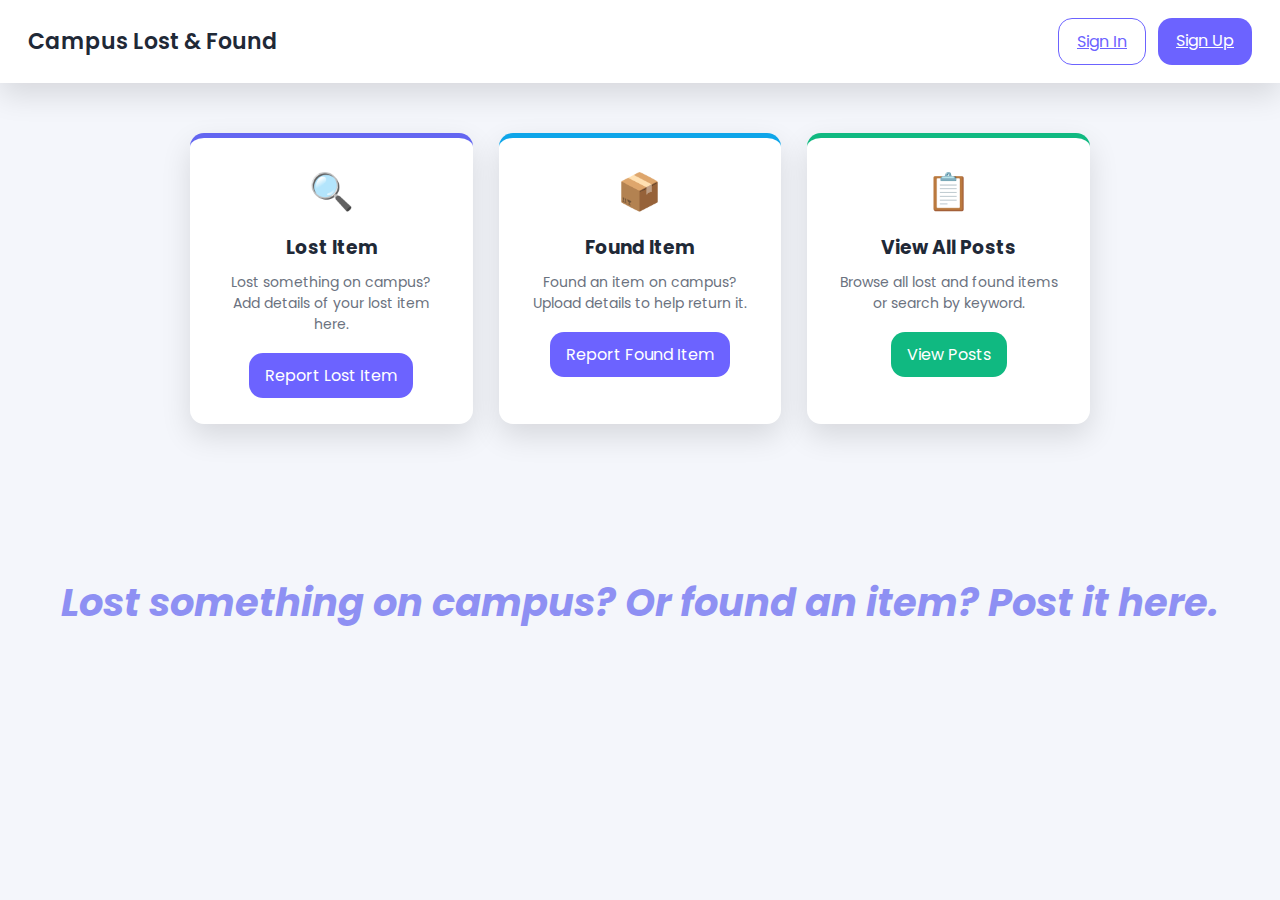
<file: lost-found/index.html>
<!DOCTYPE html>
<html lang="en">
<head>
  <meta charset="UTF-8" />
  <meta name="viewport" content="width=device-width, initial-scale=1.0" />
  <title>Campus Lost & Found</title>

  <link href="https://fonts.googleapis.com/css2?family=Poppins:wght@300;400;500;600&display=swap" rel="stylesheet">

  <link rel="stylesheet" href="style.css">
</head>
<body>

  <header class="auth-header">
    <h1 class="app-title">Campus Lost & Found</h1>

    <div class="auth-buttons">
  <a href="signin.html" class="btn-outline">Sign In</a>
  <a href="signup.html" class="btn-primary">Sign Up</a>
</div>
  </header>

  <main class="home-container">

    <div class="card-grid">

      <div class="home-card lost-card">
        <div class="card-icon">🔍</div>
        <h3>Lost Item</h3>
        <p>
          Lost something on campus?  
          Add details of your lost item here.
        </p>
        <a href="lost.html" class="card-btn">Report Lost Item</a>
      </div>

      <div class="home-card found-card">
        <div class="card-icon">📦</div>
        <h3>Found Item</h3>
        <p>
          Found an item on campus?  
          Upload details to help return it.
        </p>
        <a href="found.html" class="card-btn">Report Found Item</a>
      </div>

      <div class="home-card view-card">
        <div class="card-icon">📋</div>
        <h3>View All Posts</h3>
        <p>
          Browse all lost and found items  
          or search by keyword.
        </p>
        <a href="all-posts.html" class="card-btn primary">
          View Posts
        </a>
      </div>
     </div>
  </main>
  <div class="heading"><h1><em>Lost something on campus? Or found an item? Post it here.</em></h1></div>

</body>
</html>
</file>
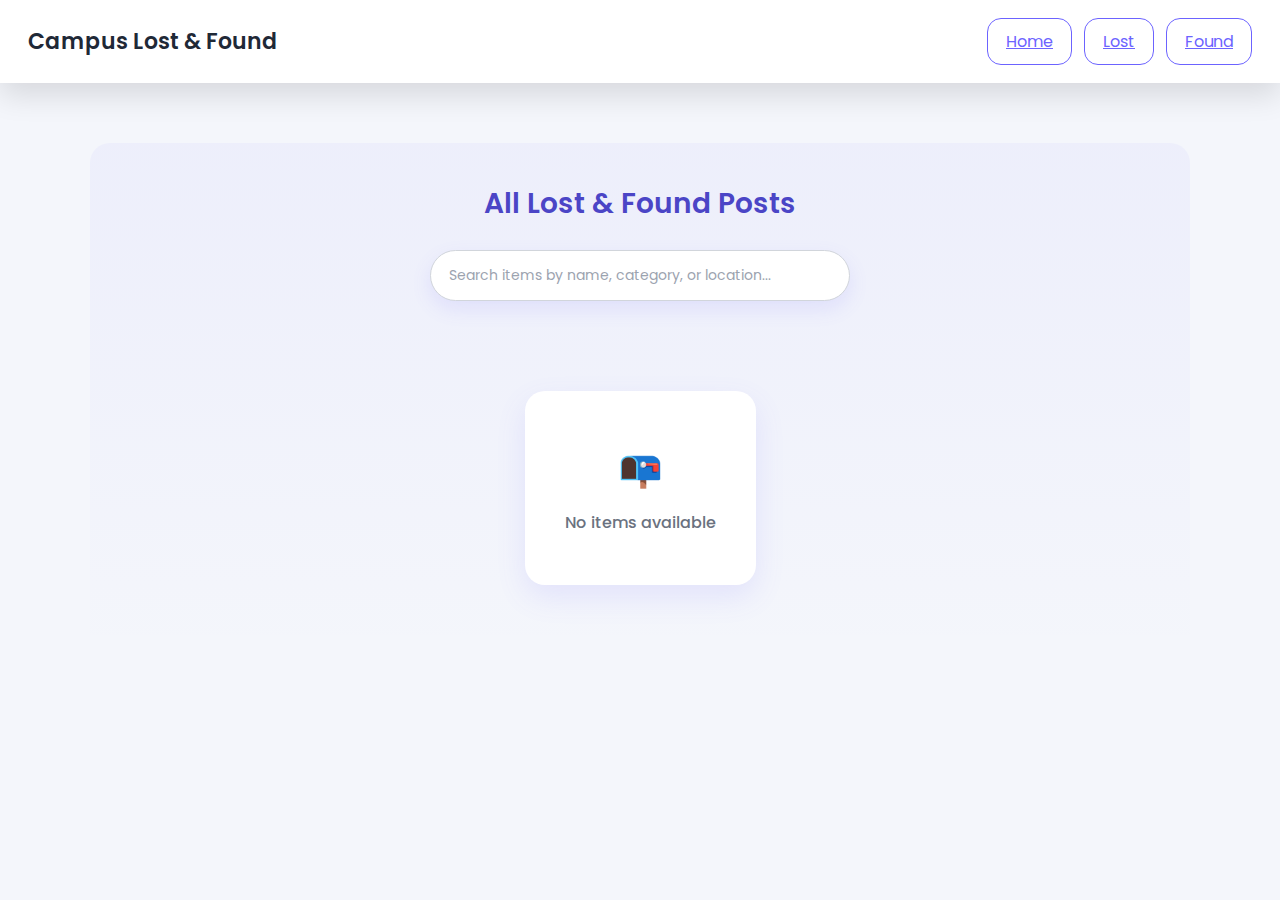
<file: lost-found/all-posts.html>
<!DOCTYPE html>
<html lang="en">
<head>
  <meta charset="UTF-8" />
  <meta name="viewport" content="width=device-width, initial-scale=1.0" />
  <title>All Posts | Campus Lost & Found</title>


  <link
    href="https://fonts.googleapis.com/css2?family=Poppins:wght@300;400;500;600&display=swap"
    rel="stylesheet"
  />


  <link rel="stylesheet" href="style.css" />
</head>
<body>


  <header class="auth-header">
    <h1 class="app-title">Campus Lost & Found</h1>

    <div class="auth-buttons">
      <a href="index.html" class="btn-outline">Home</a>
      <a href="lost.html" class="btn-outline">Lost</a>
      <a href="found.html" class="btn-outline">Found</a>
    </div>
  </header>

  <main class="posts-page">

    <h2 class="page-title">All Lost & Found Posts</h2>


    <input
      type="text"
      class="search-input"
      placeholder="Search items by name, category, or location..."
    />


    <div class="empty-state">
      <p>No items available</p>
    </div>


    <div class="posts-grid">
 
    </div>

  </main>
  <script src="script.js"></script>

</body>
</html>
</file>
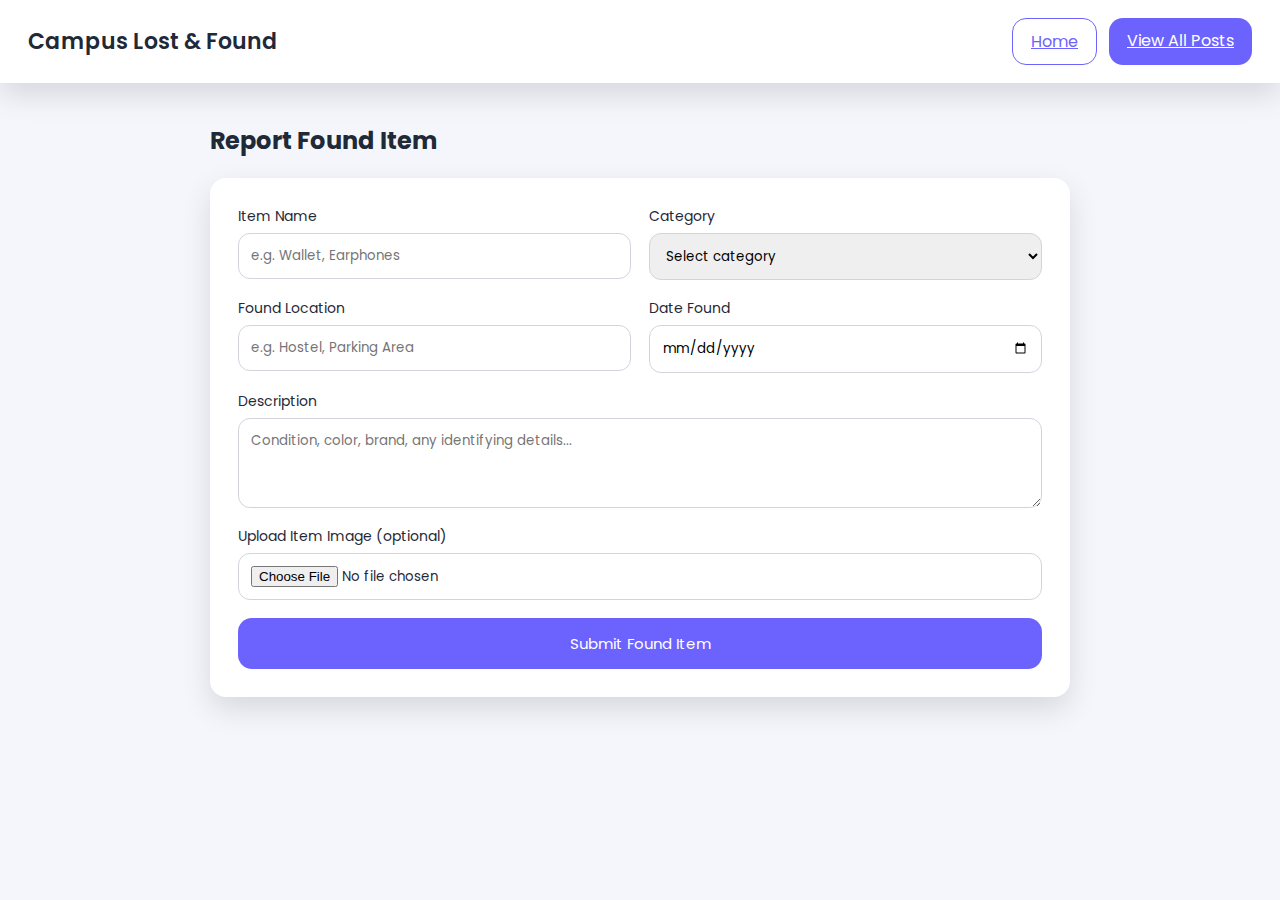
<file: lost-found/found.html>
<!DOCTYPE html>
<html lang="en">
<head>
  <meta charset="UTF-8" />
  <meta name="viewport" content="width=device-width, initial-scale=1.0" />
  <title>Add Found Item | Campus Lost & Found</title>


  <link href="https://fonts.googleapis.com/css2?family=Poppins:wght@300;400;500;600&display=swap" rel="stylesheet">


  <link rel="stylesheet" href="style.css">
</head>
<body>

  <header class="auth-header">
    <h1 class="app-title">Campus Lost & Found</h1>

    <div class="auth-buttons">
      <a href="index.html" class="btn-outline">Home</a>
      <a href="all-posts.html" class="btn-primary">View All Posts</a>
    </div>
  </header>

  
  <main class="form-page">

    <h2 class="page-title">Report Found Item</h2>

    <form class="item-form">

      <div class="form-group">
        <label>Item Name</label>
        <input type="text" id="itemName" placeholder="e.g. Wallet, Earphones" />
      </div>

      <div class="form-group">
        <label>Category</label>
        <select id="category">
          <option value="">Select category</option>
          <option>ID Card</option>
          <option>Electronics</option>
          <option>Books</option>
          <option>Keys</option>
          <option>Others</option>
        </select>
      </div>

      <div class="form-group">
        <label>Found Location</label>
        <input type="text" id="location" placeholder="e.g. Hostel, Parking Area" />
      </div>

      <div class="form-group">
        <label>Date Found</label>
        <input type="date" id="date"/>
      </div>

      <div class="form-group full">
        <label>Description</label>
        <textarea id="description" placeholder="Condition, color, brand, any identifying details..."></textarea>
      </div>

      <div class="form-group full">
        <label>Upload Item Image (optional)</label>
        <input type="file" id="image" accept="image/*" />
      </div>

      <button type="submit" class="btn-primary full-width">
        Submit Found Item
      </button>

    </form>

  </main>
  <script src="script.js"></script>

</body>
</html>
</file>
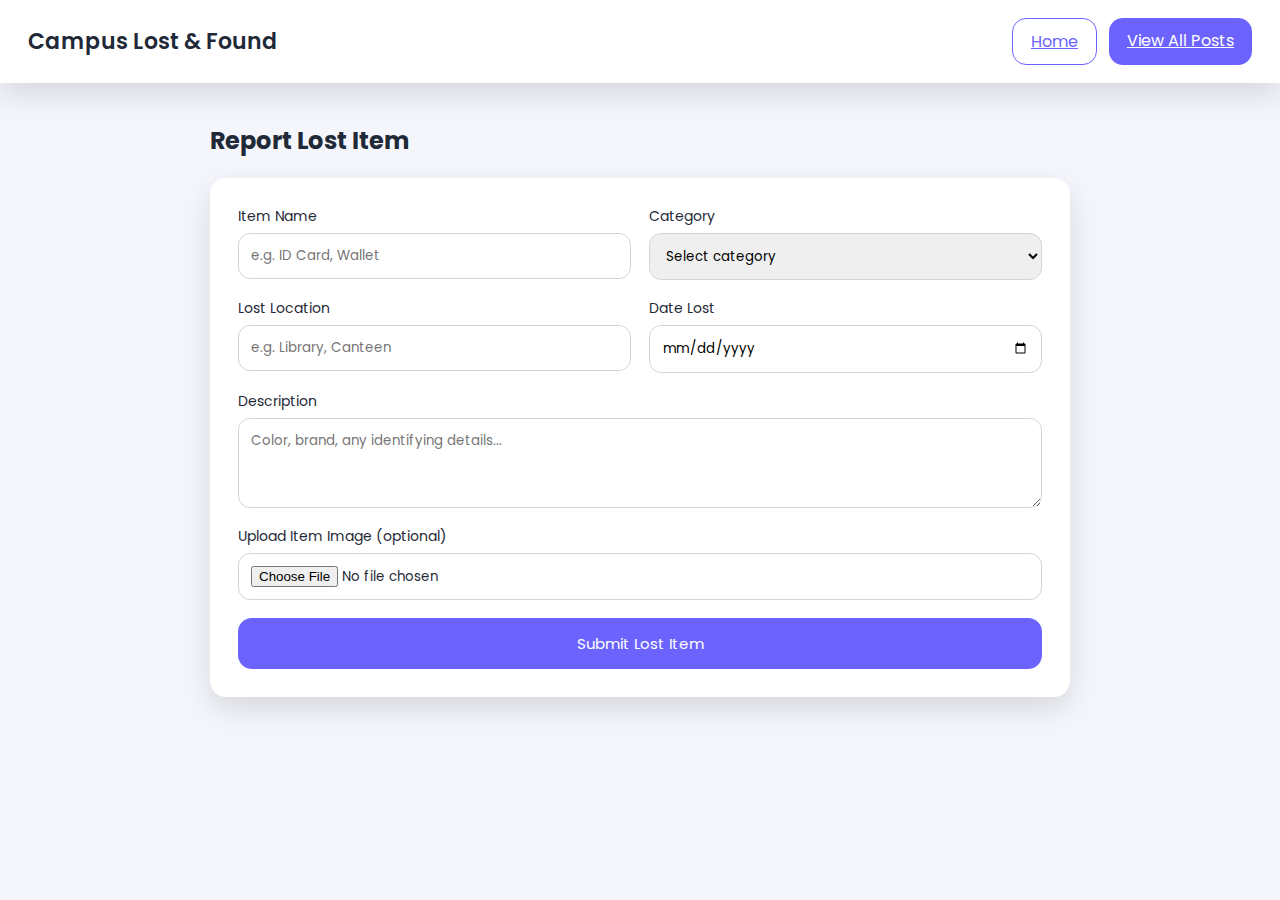
<file: lost-found/lost.html>
<!DOCTYPE html>
<html lang="en">
<head>
  <meta charset="UTF-8" />
  <meta name="viewport" content="width=device-width, initial-scale=1.0" />
  <title>Add Lost Item | Campus Lost & Found</title>

  <link href="https://fonts.googleapis.com/css2?family=Poppins:wght@300;400;500;600&display=swap" rel="stylesheet">


  <link rel="stylesheet" href="style.css">
</head>

<body>


  <header class="auth-header">
    <h1 class="app-title">Campus Lost & Found</h1>

    <div class="auth-buttons">
      <a href="index.html" class="btn-outline">Home</a>
      <a href="all-posts.html" class="btn-primary">View All Posts</a>
    </div>
  </header>

 
  <main class="form-page">

    <h2 class="page-title">Report Lost Item</h2>

    <form class="item-form">

      <div class="form-group">
        <label>Item Name</label>
        <input type="text" id="itemName" placeholder="e.g. ID Card, Wallet" />
      </div>

      <div class="form-group">
        <label>Category</label>
        <select id="category">
          <option value="">Select category</option>
          <option>ID Card</option>
          <option>Electronics</option>
          <option>Books</option>
          <option>Keys</option>
          <option>Others</option>
        </select>
      </div>

      <div class="form-group">
        <label>Lost Location</label>
        <input type="text" id="location" placeholder="e.g. Library, Canteen" />
      </div>

      <div class="form-group">
        <label>Date Lost</label>
        <input type="date" id="date" />
      </div>

      <div class="form-group full">
        <label>Description</label>
        <textarea id="description" placeholder="Color, brand, any identifying details..."></textarea>
      </div>

    
      <div class="form-group full">
        <label>Upload Item Image (optional)</label>
        <input type="file" id="image" accept="image/*" />
      </div>

      <button type="submit" class="btn-primary full-width">
        Submit Lost Item
      </button>

    </form>

  </main>

  <script src="script.js"></script>

</body>
</html>
</file>
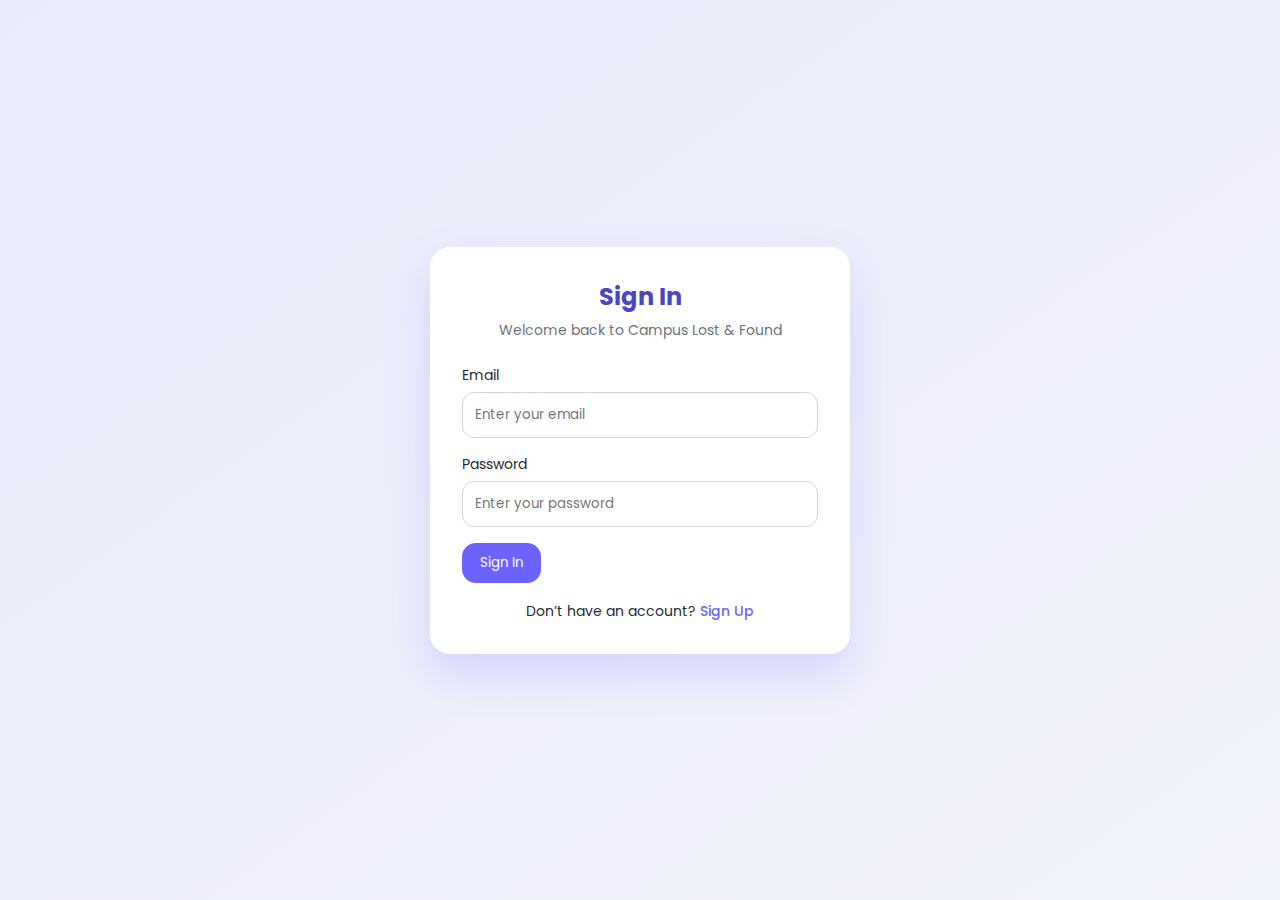
<file: lost-found/signin.html>
<!DOCTYPE html>
<html lang="en">
<head>
  <meta charset="UTF-8" />
  <meta name="viewport" content="width=device-width, initial-scale=1.0" />
  <title>Sign In | Campus Lost & Found</title>

  <link href="https://fonts.googleapis.com/css2?family=Poppins:wght@300;400;500;600&display=swap" rel="stylesheet">
  <link rel="stylesheet" href="style.css">
</head>
<body>

  <main class="auth-page">

    <div class="auth-card">
      <h2>Sign In</h2>
      <p class="auth-subtext">Welcome back to Campus Lost & Found</p>

      <form>
        <div class="form-group">
          <label>Email</label>
          <input type="email" placeholder="Enter your email" />
        </div>

        <div class="form-group">
          <label>Password</label>
          <input type="password" placeholder="Enter your password" />
        </div>

        <button class="btn-primary full-width">Sign In</button>
      </form>

      <p class="auth-switch">
        Don’t have an account?
        <a href="signup.html">Sign Up</a>
      </p>
    </div>

  </main>

</body>
</html>
</file>
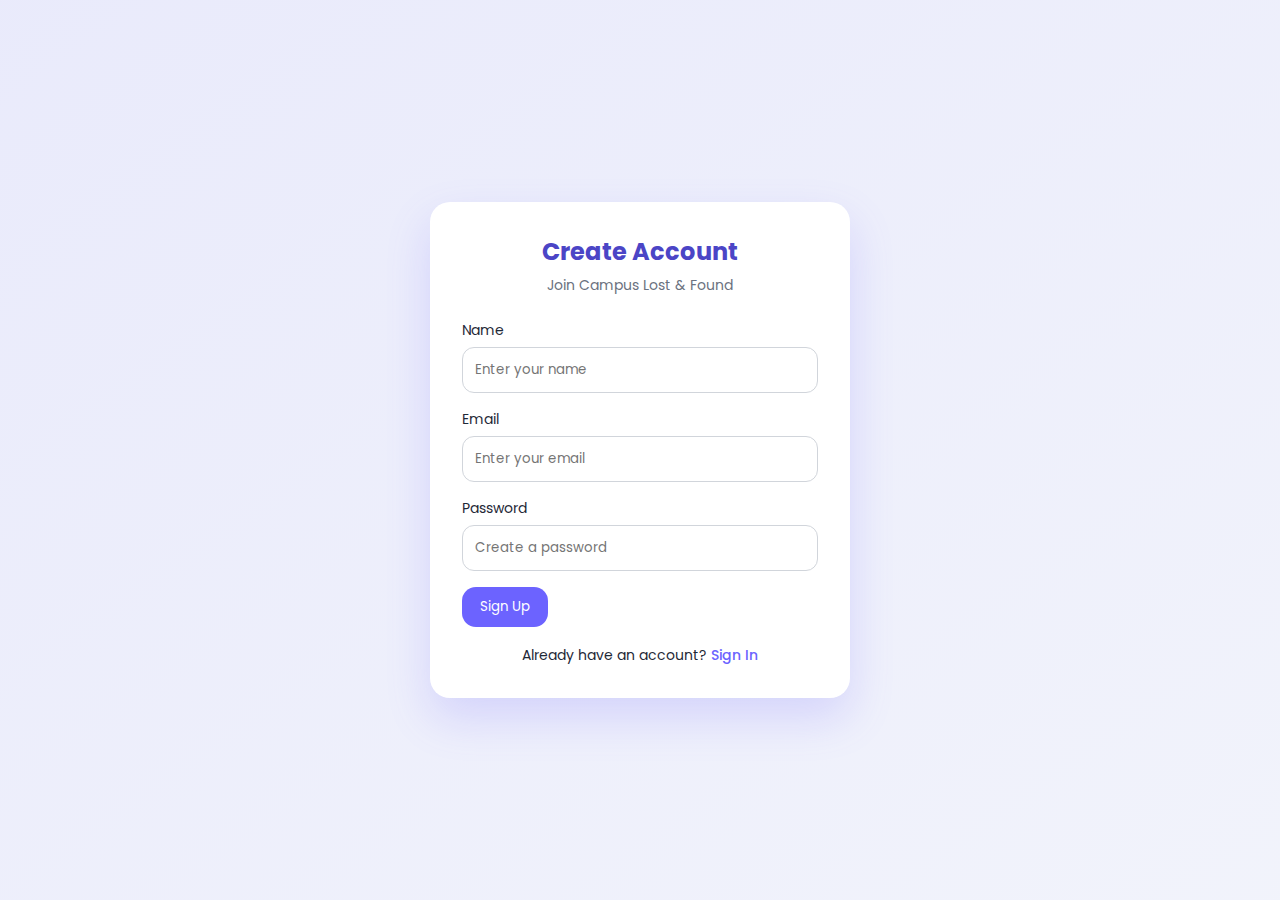
<file: lost-found/signup.html>
<!DOCTYPE html>
<html lang="en">
<head>
  <meta charset="UTF-8" />
  <meta name="viewport" content="width=device-width, initial-scale=1.0" />
  <title>Sign Up | Campus Lost & Found</title>

  <link href="https://fonts.googleapis.com/css2?family=Poppins:wght@300;400;500;600&display=swap" rel="stylesheet">
  <link rel="stylesheet" href="style.css">
</head>
<body>

  <main class="auth-page">

    <div class="auth-card">
      <h2>Create Account</h2>
      <p class="auth-subtext">Join Campus Lost & Found</p>

      <form>
        <div class="form-group">
          <label>Name</label>
          <input type="text" placeholder="Enter your name" />
        </div>

        <div class="form-group">
          <label>Email</label>
          <input type="email" placeholder="Enter your email" />
        </div>

        <div class="form-group">
          <label>Password</label>
          <input type="password" placeholder="Create a password" />
        </div>

        <button class="btn-primary full-width">Sign Up</button>
      </form>

      <p class="auth-switch">
        Already have an account?
        <a href="signin.html">Sign In</a>
      </p>
    </div>

  </main>

</body>
</html>
</file>
<file: lost-found/style.css>
:root {
  --primary: #6c63ff;
  --primary-dark: #4b45c6;
  --bg: #f4f6fb;
  --white: #ffffff;
  --text-dark: #1f2937;
  --text-light: #6b7280;
  --radius: 14px;
  --shadow: 0 12px 30px rgba(0, 0, 0, 0.12);
  --transition: all 0.25s ease;
}

* {
  margin: 0;
  padding: 0;
  box-sizing: border-box;
  font-family: "Poppins", sans-serif;
}

body {
  background: var(--bg);
  min-height: 100vh;
  color: var(--text-dark);
}

.auth-header {
  background: var(--white);
  padding: 18px 28px;
  display: flex;
  justify-content: space-between;
  align-items: center;
  box-shadow: var(--shadow);
}

.app-title {
  font-size: 22px;
  font-weight: 600;
}

.auth-buttons {
  display: flex;
  gap: 12px;
}

.btn-primary {
  background: var(--primary);
  color: var(--white);
  border: none;
  padding: 10px 18px;
  border-radius: var(--radius);
  cursor: pointer;
  transition: var(--transition);
}

.btn-primary:hover {
  background: var(--primary-dark);
}

.btn-outline {
  background: transparent;
  border: 1px solid var(--primary);
  color: var(--primary);
  padding: 10px 18px;
  border-radius: var(--radius);
  cursor: pointer;
  transition: var(--transition);
}

.btn-outline:hover {
  background: var(--primary);
  color: var(--white);
}

.home-container {
  display: flex;
  justify-content: center;
  align-items: center;
  padding: 50px 20px;
}

.card-grid {
  display: grid;
  grid-template-columns: repeat(auto-fit, minmax(260px, 1fr));
  gap: 26px;
  max-width: 900px;
  width: 100%;
}

.home-card {
  background: var(--white);
  padding: 26px;
  border-radius: var(--radius);
  box-shadow: var(--shadow);
  text-align: center;
  transition: var(--transition);
}

.home-card:hover {
  transform: translateY(-6px);
}

.card-icon {
  font-size: 36px;
  margin-bottom: 14px;
}

.home-card h3 {
  margin-bottom: 10px;
}

.home-card p {
  font-size: 14px;
  color: var(--text-light);
  margin-bottom: 18px;
  line-height: 1.5;
}

.card-btn {
  display: inline-block;
  text-decoration: none;
  background: var(--primary);
  color: var(--white);
  padding: 10px 16px;
  border-radius: var(--radius);
  transition: var(--transition);
}

.card-btn:hover {
  background: var(--primary-dark);
}

.card-btn.primary {
  background: #10b981;
}

.card-btn.primary:hover {
  background: #059669;
}

.lost-card {
  border-top: 5px solid #6366f1;
}

.found-card {
  border-top: 5px solid #0ea5e9;
}

.view-card {
  border-top: 5px solid #10b981;
}

@media (max-width: 600px) {
  .home-container {
    padding: 30px 16px;
  }

  .auth-header {
    flex-direction: column;
    gap: 12px;
  }
}

.heading{
    margin-top: 100px;
    text-align: center;
    font-size: larger;
    opacity: 0.7;
    color: #6466f1;
}

.form-page {
  max-width: 900px;
  margin: 40px auto;
  padding: 0 20px;
}

.page-title {
  font-size: 24px;
  margin-bottom: 20px;
}

.item-form {
  background: #ffffff;
  padding: 28px;
  border-radius: 16px;
  box-shadow: 0 12px 30px rgba(0, 0, 0, 0.12);
  display: grid;
  grid-template-columns: repeat(2, 1fr);
  gap: 18px;
}

.form-group.full {
  grid-column: 1 / -1;
}

.form-group {
  display: flex;
  flex-direction: column;
}

.form-group label {
  font-size: 14px;
  margin-bottom: 6px;
}

.form-group input,
.form-group select,
.form-group textarea {
  padding: 12px;
  border-radius: 12px;
  border: 1px solid #d1d5db;
  outline: none;
  transition: border 0.2s ease, box-shadow 0.2s ease;
}

.form-group textarea {
  resize: vertical;
  min-height: 90px;
}

.form-group input:focus,
.form-group select:focus,
.form-group textarea:focus {
  border-color: #6366f1;
  box-shadow: 0 0 0 2px rgba(99, 102, 241, 0.25);
}


.item-form .btn-primary {
  grid-column: 1 / -1;
  padding: 14px;
  font-size: 15px;
  border-radius: 14px;
}

@media (max-width: 700px) {
  .item-form {
    grid-template-columns: 1fr;
  }
}


.posts-page {
  max-width: 1100px;
  margin: 60px auto;
  padding: 40px 20px;
  display: flex;
  flex-direction: column;
  align-items: center;
  background: linear-gradient(
    to bottom,
    rgba(108, 99, 255, 0.05),
    transparent
  );
  border-radius: 20px;
}

.posts-page .page-title {
  font-size: 28px;
  font-weight: 600;
  margin-bottom: 25px;
  color: var(--primary-dark);
  text-align: center;
}

.posts-page .search-input {
  width: 100%;
  max-width: 420px;
  padding: 14px 18px;
  border-radius: 999px; 
  border: 1px solid #d1d5db;
  outline: none;
  font-size: 14px;
  margin-bottom: 50px;
  background: #ffffff;
  box-shadow: 0 8px 20px rgba(108, 99, 255, 0.12);
  transition: border 0.2s ease, box-shadow 0.2s ease;
}

.posts-page .search-input::placeholder {
  color: #9ca3af;
}

.posts-page .search-input:focus {
  border-color: var(--primary);
  box-shadow: 0 0 0 3px rgba(108, 99, 255, 0.25);
}

.empty-state {
  margin-top: 40px;
  padding: 50px 40px;
  background: #ffffff;
  border-radius: 20px;
  box-shadow: 0 12px 30px rgba(108, 99, 255, 0.12);
  text-align: center;
  color: var(--text-light);
}

.empty-state p {
  font-size: 16px;
  font-weight: 500;
  color: #6b7280;
}

.empty-state::before {
  content: "📭";
  display: block;
  font-size: 36px;
  margin-bottom: 14px;
}


.post-card {
  background: #ffffff;
  border-radius: 18px;
  box-shadow: 0 14px 35px rgba(108, 99, 255, 0.15);
  padding: 16px;
  position: relative;
  transition: transform 0.25s ease, box-shadow 0.25s ease;
}

.post-card:hover {
  transform: translateY(-6px);
  box-shadow: 0 20px 45px rgba(108, 99, 255, 0.25);
}

.posts-grid {
  display: grid;
  grid-template-columns: repeat(auto-fill, minmax(280px, 1fr));
  gap: 32px;              /* THIS creates space between cards */
  margin-top: 40px;
  width: 100%;
}

.post-image {
  width: 100%;
  height: 180px;
  object-fit: cover;
  border-radius: 14px;
  margin-bottom: 14px;
  border: 2px solid rgba(108, 99, 255, 0.15);
}

.post-card h3 {
  font-size: 18px;
  font-weight: 600;
  color: var(--primary-dark);
  margin-bottom: 8px;
  text-transform: capitalize;
}

.post-card p {
  font-size: 14px;
  margin-bottom: 4px;
  color: #374151;
}

.post-card p strong {
  color: #111827;
}

.post-desc {
  margin-top: 10px;
  font-size: 14px;
  color: #6b7280;
  line-height: 1.4;
}


.badge {
  position: absolute;
  top: 14px;
  left: 14px;
  padding: 6px 12px;
  border-radius: 999px;
  font-size: 12px;
  font-weight: 600;
  color: #ffffff;
  letter-spacing: 0.5px;
}

.lost-badge {
  background: linear-gradient(135deg, #6c63ff, #4b45c6);
}

.found-badge {
  background: linear-gradient(135deg, #0ea5e9, #0369a1);
}

.post-card.no-image {
  padding-top: 22px;
}

.posts-grid {
  margin-top: 30px;
}


.auth-page {
  min-height: 100vh;
  display: flex;
  justify-content: center;
  align-items: center;
  background: linear-gradient(
    to bottom right,
    rgba(108, 99, 255, 0.08),
    rgba(108, 99, 255, 0.02)
  );
  padding: 20px;
}

.auth-card {
  background: #ffffff;
  width: 100%;
  max-width: 420px;
  padding: 32px;
  border-radius: 20px;
  box-shadow: 0 20px 45px rgba(108, 99, 255, 0.2);
}

.auth-card h2 {
  text-align: center;
  color: var(--primary-dark);
  margin-bottom: 6px;
}

.auth-subtext {
  text-align: center;
  font-size: 14px;
  color: #6b7280;
  margin-bottom: 24px;
}

.auth-card .form-group {
  margin-bottom: 16px;
}

.auth-switch {
  margin-top: 18px;
  text-align: center;
  font-size: 14px;
}

.auth-switch a {
  color: var(--primary);
  font-weight: 500;
  text-decoration: none;
}

.auth-switch a:hover {
  text-decoration: underline;
}
</file>
